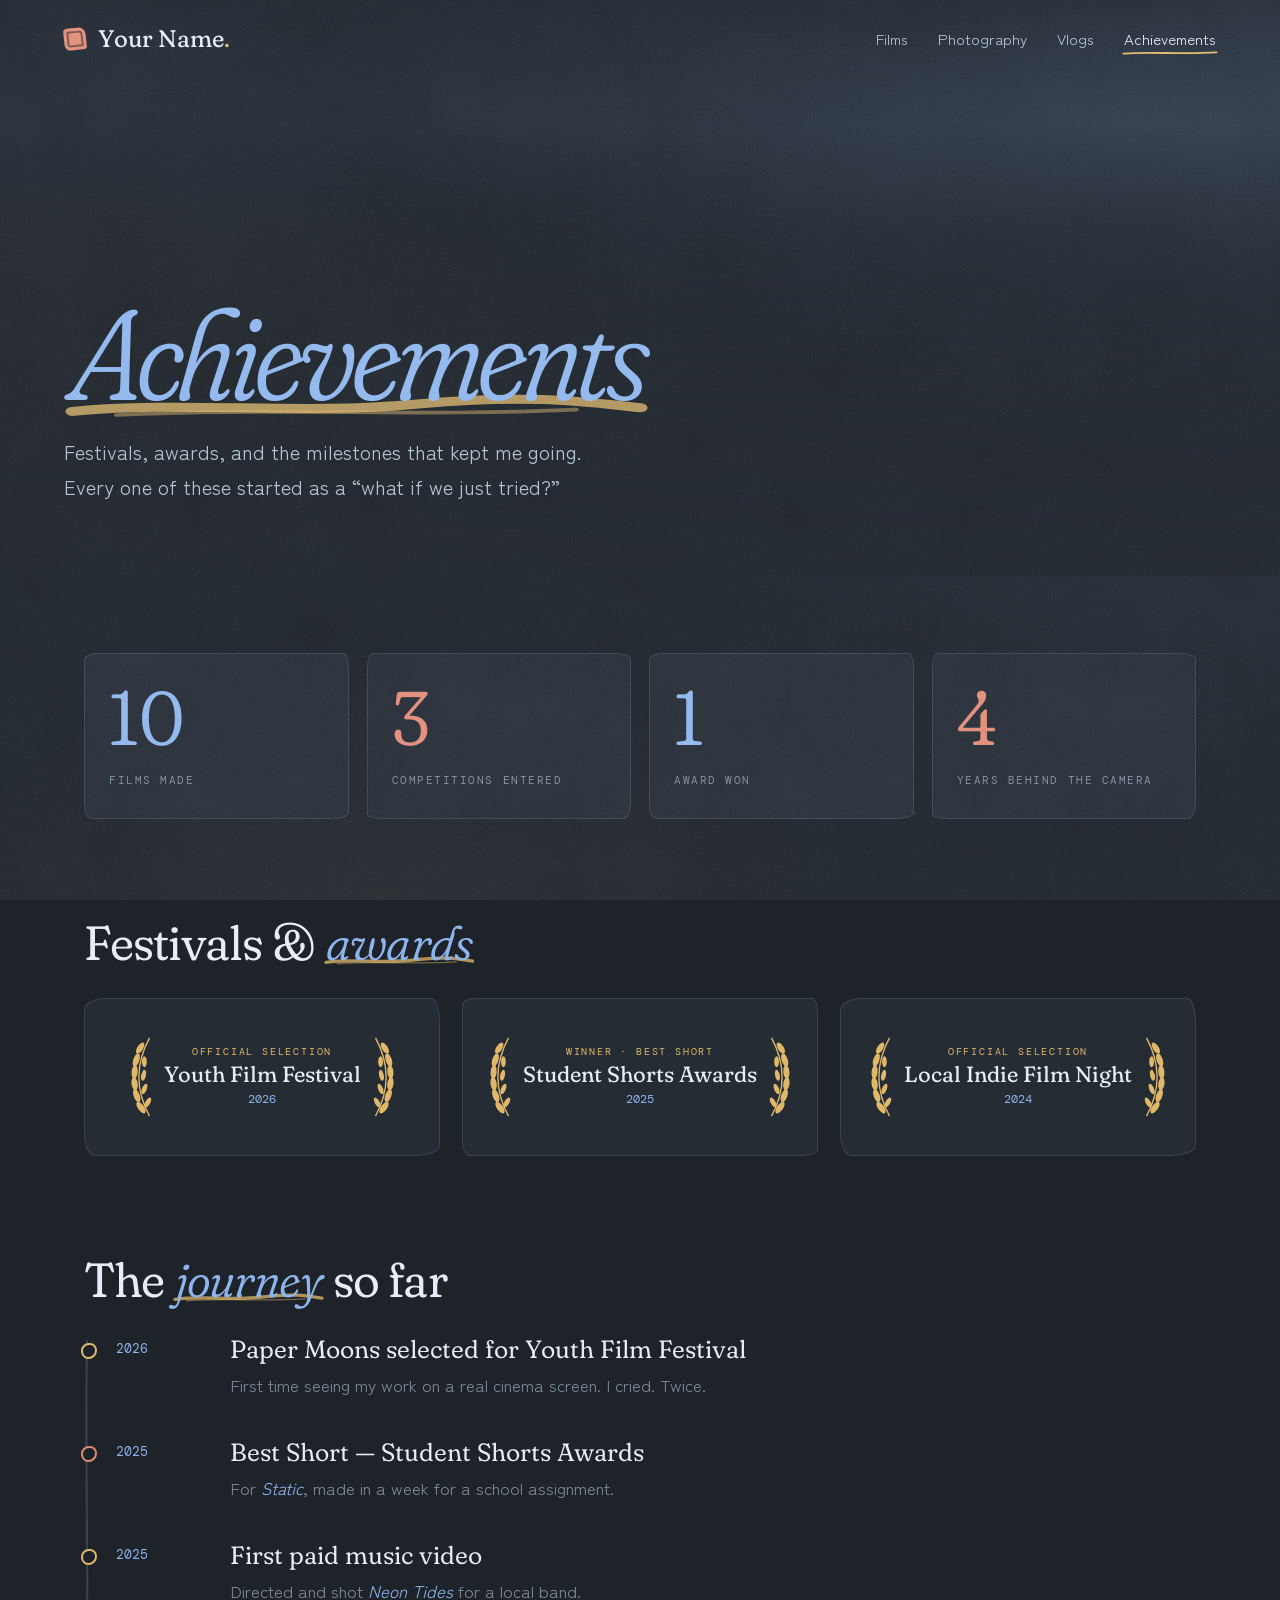
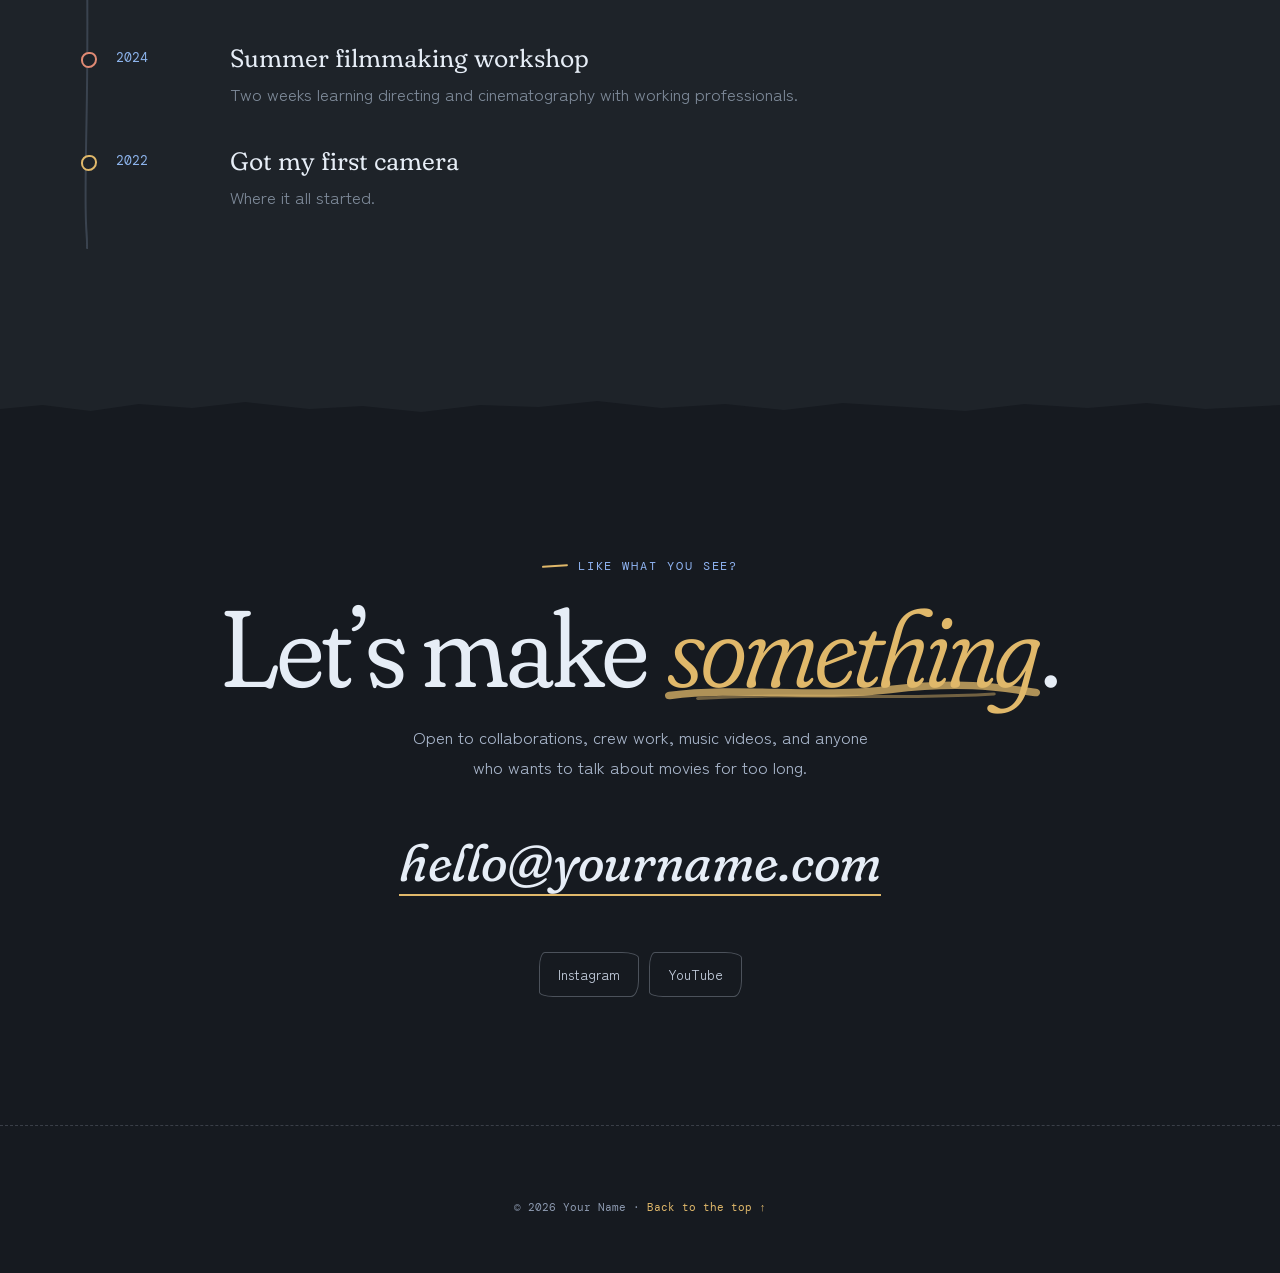
<file: achievements.html>
<!doctype html>
<html lang="en">
<head>
  <meta charset="utf-8" />
  <meta name="viewport" content="width=device-width, initial-scale=1" />
  <title>Achievements — Your Name</title>
  <meta name="description" content="Festival selections, awards and milestones of Your Name." />
  <link rel="preconnect" href="https://fonts.googleapis.com" />
  <link rel="preconnect" href="https://fonts.gstatic.com" crossorigin />
  <link href="https://fonts.googleapis.com/css2?family=Fraunces:ital,opsz,wght,SOFT,WONK@0,9..144,300..600,0..100,0..1;1,9..144,300..600,0..100,0..1&family=Zen+Kaku+Gothic+New:wght@400;500;700&family=DM+Mono:wght@400;500&display=swap" rel="stylesheet" />
  <link rel="stylesheet" href="styles.css?v=2" />
</head>
<body>
  <div class="grain" aria-hidden="true"></div>

  <!-- Laurel graphic (don't need to edit) -->
  <svg width="0" height="0" style="position:absolute" aria-hidden="true">
    <symbol id="laurel" viewBox="0 0 40 100">
      <path d="M30 96 Q5 50 30 4" fill="none" stroke="currentColor" stroke-width="1.6" />
      <g fill="currentColor">
        <ellipse cx="20" cy="86" rx="3.6" ry="8" transform="rotate(-35 20 86)" />
        <ellipse cx="15" cy="72" rx="3.6" ry="8" transform="rotate(-20 15 72)" />
        <ellipse cx="12.5" cy="58" rx="3.6" ry="8" transform="rotate(-8 12.5 58)" />
        <ellipse cx="12.5" cy="44" rx="3.6" ry="8" transform="rotate(5 12.5 44)" />
        <ellipse cx="14.5" cy="30" rx="3.6" ry="8" transform="rotate(18 14.5 30)" />
        <ellipse cx="19" cy="16" rx="3.4" ry="7.5" transform="rotate(32 19 16)" />
        <ellipse cx="28" cy="80" rx="2.8" ry="6.5" transform="rotate(30 28 80)" />
        <ellipse cx="24" cy="64" rx="2.8" ry="6.5" transform="rotate(22 24 64)" />
        <ellipse cx="23" cy="48" rx="2.8" ry="6.5" transform="rotate(12 23 48)" />
        <ellipse cx="24" cy="32" rx="2.8" ry="6.5" transform="rotate(0 24 32)" />
      </g>
    </symbol>
  </svg>

  <!-- ===================== HEADER ===================== -->
  <header class="nav">
    <a href="index.html" class="nav__logo">Your Name<span>.</span></a>
    <button class="nav__toggle" aria-label="Open menu" aria-expanded="false">Menu</button>
    <nav class="nav__links">
      <a href="films.html">Films</a>
      <a href="photography.html">Photography</a>
      <a href="vlogs.html">Vlogs</a>
      <a href="achievements.html" aria-current="page">Achievements</a>
    </nav>
  </header>

  <!-- ===================== PAGE HEADER ===================== -->
  <section class="page-hero" id="top">
    <!-- ✏️ Background image -->
    <div class="page-hero__bg" style="background-image:url('https://picsum.photos/seed/stage01/1920/1000')"></div>
    <div class="page-hero__shade"></div>
    <div class="page-hero__content">
      <h1><em>Achievements</em></h1>
      <!-- ✏️ Short intro -->
      <p class="page-hero__intro">Festivals, awards, and the milestones that kept me going. Every one of these started as a “what if we just tried?”</p>
    </div>
  </section>

  <section class="section section--tight">
    <!-- ✏️ BY THE NUMBERS -->
    <div class="stats">
      <div class="stat reveal"><span class="stat__num">10</span><span class="stat__label">Films made</span></div>
      <div class="stat reveal"><span class="stat__num">3</span><span class="stat__label">Competitions entered</span></div>
      <div class="stat reveal"><span class="stat__num">1</span><span class="stat__label">Award won</span></div>
      <div class="stat reveal"><span class="stat__num">4</span><span class="stat__label">Years behind the camera</span></div>
    </div>

    <!-- ✏️ LAURELS — your festival selections / wins -->
    <h2 class="subhead reveal">Festivals &amp; <em>awards</em></h2>
    <div class="laurels">
      <div class="laurel reveal">
        <svg class="laurel__leaf"><use href="#laurel" /></svg>
        <div class="laurel__text">
          <span class="laurel__kind">Official Selection</span>
          <span class="laurel__fest">Youth Film Festival</span>
          <span class="laurel__year">2026</span>
        </div>
        <svg class="laurel__leaf laurel__leaf--r"><use href="#laurel" /></svg>
      </div>
      <div class="laurel reveal">
        <svg class="laurel__leaf"><use href="#laurel" /></svg>
        <div class="laurel__text">
          <span class="laurel__kind">Winner · Best Short</span>
          <span class="laurel__fest">Student Shorts Awards</span>
          <span class="laurel__year">2025</span>
        </div>
        <svg class="laurel__leaf laurel__leaf--r"><use href="#laurel" /></svg>
      </div>
      <div class="laurel reveal">
        <svg class="laurel__leaf"><use href="#laurel" /></svg>
        <div class="laurel__text">
          <span class="laurel__kind">Official Selection</span>
          <span class="laurel__fest">Local Indie Film Night</span>
          <span class="laurel__year">2024</span>
        </div>
        <svg class="laurel__leaf laurel__leaf--r"><use href="#laurel" /></svg>
      </div>
    </div>

    <!-- ✏️ TIMELINE — any milestone counts: workshops, scholarships, first paid gig -->
    <h2 class="subhead reveal">The <em>journey</em> so far</h2>
    <ol class="timeline">
      <li class="reveal"><span class="timeline__year">2026</span><div><h3>Paper Moons selected for Youth Film Festival</h3><p>First time seeing my work on a real cinema screen. I cried. Twice.</p></div></li>
      <li class="reveal"><span class="timeline__year">2025</span><div><h3>Best Short — Student Shorts Awards</h3><p>For <em>Static</em>, made in a week for a school assignment.</p></div></li>
      <li class="reveal"><span class="timeline__year">2025</span><div><h3>First paid music video</h3><p>Directed and shot <em>Neon Tides</em> for a local band.</p></div></li>
      <li class="reveal"><span class="timeline__year">2024</span><div><h3>Summer filmmaking workshop</h3><p>Two weeks learning directing and cinematography with working professionals.</p></div></li>
      <li class="reveal"><span class="timeline__year">2022</span><div><h3>Got my first camera</h3><p>Where it all started.</p></div></li>
    </ol>
  </section>

  <!-- ===================== FOOTER ===================== -->
  <footer class="site-footer">
    <section class="contact" id="contact">
      <p class="slate">Like what you see?</p>
      <h2 class="contact__title">Let’s make <em>something</em>.</h2>
      <p class="section__sub">Open to collaborations, crew work, music videos, and anyone who wants to talk about movies for too long.</p>
      <a class="contact__email" href="mailto:hello@yourname.com">hello@yourname.com</a>
      <ul class="socials">
        <li><a href="#" target="_blank" rel="noopener">Instagram</a></li>
        <li><a href="#" target="_blank" rel="noopener">YouTube</a></li>
      </ul>
    </section>
    <div class="credits">
      <p class="credits__fine">© <span class="year"></span> Your Name · <a href="#top">Back to the top ↑</a></p>
    </div>
  </footer>

  <script src="script.js?v=2"></script>
</body>
</html>
</file>
<file: styles.css>
/* =========================================================
   ✏️ THEME — change these to change the whole site
   Wabi-sabi on dark slate stone. Text is blue-led, with its
   split-complementary pair (soft gold + coral) as accents.
   ========================================================= */
:root {
  --bg: #1e2329;          /* page background (dark slate grey, blue undertone) */
  --bg-2: #262c34;        /* cards / raised surfaces */
  --bg-3: #2f3640;        /* deeper surfaces / image placeholders */
  --line: #3a4350;        /* borders */
  --ink: #e6edf6;         /* headings (blue-white) */
  --ink-soft: #b3c0d0;    /* body text (soft blue-grey) */
  --muted: #7e8a99;       /* secondary text */
  --blue: #8db4ec;        /* main accent — soft sky blue */
  --blue-soft: rgba(141,180,236,.14); /* blue wash */
  --gold: #e0b86a;        /* split-complement #1 — soft gold */
  --coral: #e08a74;       /* split-complement #2 — muted coral */
  --coral-soft: rgba(224,138,116,.16); /* coral wash */
  --on-accent: #161a20;   /* text on gold/blue buttons */
  --footer: #161a20;      /* footer (deepest slate) */

  --serif: "Fraunces", Georgia, serif;
  --sans: "Zen Kaku Gothic New", system-ui, -apple-system, sans-serif;
  --mono: "DM Mono", ui-monospace, monospace;

  /* hand-cut, slightly uneven corners */
  --r1: 14px 5px 18px 7px / 7px 16px 6px 15px;
  --r2: 6px 17px 8px 14px / 15px 6px 16px 5px;
  --r3: 22px 9px 26px 11px / 12px 24px 10px 22px;

  --shadow: 0 1px 2px rgba(0,0,0,.25), 0 16px 36px -14px rgba(0,0,0,.55);
  --pad: clamp(16px, 5vw, 72px);
  --max: 1240px;
}

* { box-sizing: border-box; }
html { scroll-behavior: smooth; }
body {
  margin: 0;
  /* stone-like texture: soft blue light pooling over dark slate */
  background:
    radial-gradient(ellipse 70% 50% at 8% 0%, rgba(141,180,236,.09), transparent 70%),
    radial-gradient(ellipse 60% 45% at 95% 55%, rgba(141,180,236,.06), transparent 70%),
    radial-gradient(ellipse 50% 40% at 30% 100%, rgba(224,184,106,.035), transparent 70%),
    var(--bg);
  background-attachment: fixed;
  color: var(--ink-soft);
  font-family: var(--sans);
  font-size: 17px;
  line-height: 1.75;
  -webkit-font-smoothing: antialiased;
  overflow-x: hidden;
}
img { max-width: 100%; display: block; }
a { color: inherit; }
em { font-style: italic; color: var(--blue); }
button { font: inherit; color: inherit; cursor: pointer; }
::selection { background: var(--gold); color: var(--bg); }

/* ---------- stone / washi texture overlay (fine speckle + soft mottling) ---------- */
.grain {
  position: fixed; inset: 0;
  pointer-events: none; z-index: 100;
  opacity: .5;
  mix-blend-mode: soft-light;
  background-image:
    url("data:image/svg+xml,%3Csvg xmlns='http://www.w3.org/2000/svg' width='240' height='240'%3E%3Cfilter id='s'%3E%3CfeTurbulence type='fractalNoise' baseFrequency='.95' numOctaves='3' stitchTiles='stitch'/%3E%3CfeColorMatrix values='0 0 0 0 .85  0 0 0 0 .9  0 0 0 0 1  0 0 0 .5 0'/%3E%3C/filter%3E%3Crect width='100%25' height='100%25' filter='url(%23s)'/%3E%3C/svg%3E"),
    url("data:image/svg+xml,%3Csvg xmlns='http://www.w3.org/2000/svg' width='600' height='600'%3E%3Cfilter id='m'%3E%3CfeTurbulence type='fractalNoise' baseFrequency='.012' numOctaves='4' seed='7'/%3E%3CfeColorMatrix values='0 0 0 0 .6  0 0 0 0 .7  0 0 0 0 .85  0 0 0 .35 0'/%3E%3C/filter%3E%3Crect width='100%25' height='100%25' filter='url(%23m)'/%3E%3C/svg%3E");
}

/* ---------- shared bits ---------- */
h1, h2, h3 {
  font-family: var(--serif);
  font-weight: 360;
  font-variation-settings: "SOFT" 100, "WONK" 1;
  color: var(--ink);
  margin: 0;
}
h2 {
  font-size: clamp(40px, 6.4vw, 82px);
  line-height: 1.02;
  letter-spacing: -.02em;
}
/* brush-stroke underline under the italic word in headings */
h1 em, h2 em {
  font-weight: 320;
  background-image: url("data:image/svg+xml,%3Csvg xmlns='http://www.w3.org/2000/svg' viewBox='0 0 200 20' preserveAspectRatio='none'%3E%3Cpath d='M3 13 C 40 7, 80 15, 120 9 S 180 8, 197 11' fill='none' stroke='%23e0b86a' stroke-width='5' stroke-linecap='round' opacity='.75'/%3E%3Cpath d='M18 15 C 70 11, 120 16, 175 12' fill='none' stroke='%23e0b86a' stroke-width='2' stroke-linecap='round' opacity='.45'/%3E%3C/svg%3E");
  background-repeat: no-repeat;
  background-size: 100% .28em;
  background-position: 0 92%;
  padding: 0 .04em;
}

.slate {
  display: inline-flex; align-items: center; gap: 10px;
  font-family: var(--mono);
  font-size: 12px;
  letter-spacing: .16em;
  text-transform: uppercase;
  color: var(--blue);
  margin: 0 0 16px;
}
.slate::before {
  content: ""; width: 26px; height: 2px; border-radius: 2px;
  background: var(--gold);
  transform: rotate(-4deg);
}

.section {
  padding: clamp(72px, 10vw, 140px) var(--pad);
  max-width: var(--max);
  margin: 0 auto;
}
.section--tight { padding-top: clamp(48px, 6vw, 80px); }
.section__head { margin-bottom: clamp(40px, 6vw, 72px); position: relative; }
.section__sub { color: var(--muted); max-width: 52ch; margin: 18px 0 0; }

/* ensō — the imperfect brush circle */
.about .section__head::after {
  content: ""; position: absolute; z-index: -1;
  left: -40px; top: -60px;
  width: 210px; height: 210px;
  background: url("data:image/svg+xml,%3Csvg xmlns='http://www.w3.org/2000/svg' viewBox='0 0 120 120'%3E%3Cpath d='M62 14 C 92 12, 110 38, 106 66 C 102 94, 74 110, 48 104 C 22 98, 9 74, 14 48 C 18 30, 31 19, 44 15' fill='none' stroke='%238db4ec' stroke-width='7' stroke-linecap='round' opacity='.16'/%3E%3Cpath d='M60 18 C 88 17, 104 40, 101 66' fill='none' stroke='%238db4ec' stroke-width='2' stroke-linecap='round' opacity='.18'/%3E%3C/svg%3E") no-repeat center / contain;
  transform: rotate(-12deg);
}
.about { position: relative; z-index: 0; }

.btn {
  display: inline-flex; align-items: center; gap: 10px;
  padding: 14px 24px;
  border-radius: var(--r2);
  font-size: 15px; font-weight: 500;
  text-decoration: none;
  border: 1.5px solid transparent;
  transition: transform .25s, background .25s, border-color .25s, color .25s, box-shadow .25s;
}
.btn:hover { transform: translateY(-2px); }
.btn--primary { background: var(--gold); color: var(--on-accent); box-shadow: 0 8px 20px -10px rgba(224,184,106,.7); }
.btn--primary:hover { background: var(--blue); box-shadow: 0 8px 20px -10px rgba(141,180,236,.7); }
.btn--ghost { border-color: var(--ink); color: var(--ink); background: rgba(30,35,41,.55); }
.btn--ghost:hover { background: var(--ink); color: var(--bg); }
.play {
  width: 0; height: 0;
  border-left: 9px solid currentColor;
  border-top: 6px solid transparent;
  border-bottom: 6px solid transparent;
}

/* reveal-on-scroll */
.reveal { opacity: 0; transform: translateY(22px); transition: opacity 1s ease, transform 1s ease; }
.reveal.in { opacity: 1; transform: none; }

/* ---------- nav ---------- */
.nav {
  position: fixed; top: 0; left: 0; right: 0; z-index: 50;
  display: flex; align-items: center; gap: 32px;
  padding: 18px var(--pad);
  transition: background .3s, padding .3s, box-shadow .3s;
}
.nav.scrolled {
  background: rgba(30,35,41,.9);
  backdrop-filter: blur(10px);
  -webkit-backdrop-filter: blur(10px);
  padding-top: 12px; padding-bottom: 12px;
  box-shadow: 0 1px 0 var(--line);
}
/* logo with a little hanko (seal stamp) */
.nav__logo {
  display: inline-flex; align-items: center;
  font-family: var(--serif);
  font-variation-settings: "SOFT" 100, "WONK" 1;
  font-size: 24px; color: var(--ink);
  text-decoration: none;
  margin-right: auto;
}
.nav__logo::before {
  content: ""; width: 22px; height: 22px; margin-right: 12px;
  background: var(--coral);
  border-radius: 4px 7px 3px 6px;
  transform: rotate(-6deg);
  box-shadow: inset 0 0 0 3px var(--coral), inset 0 0 0 5px rgba(30,35,41,.55);
}
.nav__logo span { color: var(--gold); }
.nav__links { display: flex; gap: 30px; }
.nav__links a {
  position: relative;
  font-size: 15px; text-decoration: none; color: var(--ink-soft);
  transition: color .2s;
}
.nav__links a:hover { color: var(--blue); }
.nav__links a[aria-current="page"] { color: var(--ink); }
.nav__links a[aria-current="page"]::after {
  content: ""; position: absolute; left: -2px; right: -2px; bottom: -4px; height: 6px;
  background: url("data:image/svg+xml,%3Csvg xmlns='http://www.w3.org/2000/svg' viewBox='0 0 100 10' preserveAspectRatio='none'%3E%3Cpath d='M2 6 C 30 2, 60 8, 98 4' fill='none' stroke='%23e0b86a' stroke-width='3' stroke-linecap='round'/%3E%3C/svg%3E") no-repeat center / 100% 100%;
}
.nav__toggle {
  display: none;
  background: var(--bg); border: 1.5px solid var(--ink); border-radius: var(--r2);
  padding: 5px 14px; font-size: 13px; color: var(--ink);
}

/* ---------- home hero ---------- */
.hero {
  position: relative;
  min-height: 100vh; min-height: 100svh;
  display: flex; align-items: flex-end;
  padding: 0 var(--pad) clamp(100px, 14vh, 150px);
  overflow: hidden;
}
.hero__bg, .page-hero__bg, .page-hero__video {
  position: absolute; inset: -4%;
  background-size: cover; background-position: center;
  filter: saturate(.85) brightness(.9);
  animation: slowzoom 26s ease-out forwards;
}
.page-hero__video { width: 108%; height: 108%; object-fit: cover; animation: none; }
@keyframes slowzoom { from { transform: scale(1.1); } to { transform: scale(1); } }
.hero__shade, .page-hero__shade {
  position: absolute; inset: 0;
  background:
    linear-gradient(180deg, rgba(30,35,41,.75) 0%, rgba(30,35,41,0) 22%),
    linear-gradient(0deg, var(--bg) 0%, rgba(30,35,41,.95) 28%, rgba(30,35,41,.7) 52%, rgba(30,35,41,0) 78%),
    radial-gradient(ellipse at 100% 0%, rgba(141,180,236,.22), transparent 55%),
    radial-gradient(ellipse at 0% 100%, rgba(224,184,106,.18), transparent 50%);
}
/* paper curtains that open on load */
.letterbox {
  position: absolute; left: 0; right: 0; height: 0;
  background: var(--bg); z-index: 2;
  animation: letterbox 1.6s cubic-bezier(.7,0,.2,1) forwards;
}
.letterbox--top { top: 0; }
.letterbox--bottom { bottom: 0; }
@keyframes letterbox { from { height: 50vh; } to { height: 0; } }

.hero .slate, .page-hero .slate {
  background: rgba(30,35,41,.88);
  padding: 5px 12px 5px 10px;
  border-radius: var(--r2);
}
.hero__content { position: relative; z-index: 3; max-width: 900px; }
.hero__title {
  font-size: clamp(76px, 15vw, 220px);
  line-height: .9;
  letter-spacing: -.04em;
  margin-bottom: clamp(20px, 3vw, 34px);
}
.hero__tagline {
  font-family: var(--serif);
  font-variation-settings: "SOFT" 100, "WONK" 1;
  font-weight: 340;
  font-size: clamp(22px, 2.9vw, 34px);
  line-height: 1.3;
  color: var(--ink);
  margin: 0;
  max-width: 30ch;
  padding-left: clamp(14px, 1.6vw, 22px);
  border-left: 2px solid var(--gold);
}
@keyframes fadein { to { opacity: 1; } }

/* intro sequence */
.hero__content > *, .page-hero__content > * { opacity: 0; animation: rise 1.1s ease forwards; }
.hero__content > :nth-child(1) { animation-delay: 1.1s; }
.hero__content > :nth-child(2) { animation-delay: 1.3s; }
.hero__content > :nth-child(3) { animation-delay: 1.5s; }
.hero__content > :nth-child(4) { animation-delay: 1.7s; }
.page-hero__content > :nth-child(1) { animation-delay: .1s; }
.page-hero__content > :nth-child(2) { animation-delay: .25s; }
.page-hero__content > :nth-child(3) { animation-delay: .4s; }
@keyframes rise { from { opacity: 0; transform: translateY(20px); } to { opacity: 1; transform: none; } }

/* ---------- inner page hero ---------- */
.page-hero {
  position: relative; overflow: hidden;
  min-height: 64vh;
  display: flex; align-items: flex-end;
  padding: 140px var(--pad) clamp(40px, 6vw, 72px);
}
.page-hero__content { position: relative; z-index: 2; max-width: var(--max); width: 100%; margin: 0 auto; }
.page-hero h1 {
  font-size: clamp(58px, 10vw, 140px);
  line-height: .95; letter-spacing: -.035em;
}
.page-hero__intro {
  color: var(--ink-soft);
  font-size: clamp(17px, 2vw, 20px);
  max-width: 54ch; margin: 18px 0 0;
}

/* ---------- about ---------- */
.about__grid {
  display: grid;
  grid-template-columns: minmax(0, 5fr) minmax(0, 7fr);
  gap: clamp(32px, 6vw, 88px);
  align-items: start;
}
.about__photo { margin: 0; position: sticky; top: 100px; }

/* the photo "deck": click to fan the 3 photos out like a hand of cards */
.deck {
  position: relative; display: block; width: 100%;
  aspect-ratio: 7 / 9;
  padding: 0; border: 0; background: none;
}
.deck__card {
  position: absolute; inset: 0;
  width: 100%; height: 100%; object-fit: cover;
  border-radius: var(--r3);
  background: var(--bg-3);
  box-shadow: var(--shadow);
  transform-origin: 50% 100%;
  transition: transform .75s cubic-bezier(.2,.85,.25,1.1), box-shadow .4s, filter .4s;
}
/* script.js gives each photo a data-pos: front (on top), left or right (behind) */
/* stacked: the two behind peek out from under the top photo */
.deck__card[data-pos="front"] { z-index: 3; transform: translateY(-7.5%) rotate(-1.2deg) scale(.85); box-shadow: var(--shadow), 16px 16px 0 -2px var(--blue-soft); }
.deck__card[data-pos="right"] { z-index: 2; transform: translateY(-7.5%) rotate(3deg) translate(4%, -1%) scale(.85); filter: brightness(.7); }
.deck__card[data-pos="left"]  { z-index: 1; transform: translateY(-7.5%) rotate(-5deg) translate(-4%, 1%) scale(.85); filter: brightness(.55); }
.deck:hover .deck__card[data-pos="right"] { transform: translateY(-7.5%) rotate(5deg) translate(7%, -2%) scale(.85); }
.deck:hover .deck__card[data-pos="left"]  { transform: translateY(-7.5%) rotate(-8deg) translate(-7%, 1%) scale(.85); }

/* fanned out: the chosen photo sits big in front, the other two tucked behind it */
.deck[aria-expanded="true"] .deck__card[data-pos="front"] { z-index: 3; transform: translateY(-12%) scale(.72); box-shadow: var(--shadow); }
.deck[aria-expanded="true"] .deck__card[data-pos="left"]  { z-index: 1; transform: translate(-10%, -16%) rotate(-6deg) scale(.62); filter: brightness(.72); }
.deck[aria-expanded="true"] .deck__card[data-pos="right"] { z-index: 2; transform: translate(10%, -16%) rotate(6deg) scale(.62); filter: brightness(.72); }
.deck[aria-expanded="true"] .deck__card[data-pos="left"]:hover  { transform: translate(-11%, -20%) rotate(-7deg) scale(.63); filter: brightness(.95); }
.deck[aria-expanded="true"] .deck__card[data-pos="right"]:hover { transform: translate(11%, -20%) rotate(7deg) scale(.63); filter: brightness(.95); }
.deck:focus-visible { outline: 2px dashed var(--gold); outline-offset: 10px; border-radius: var(--r3); }
.deck__hint {
  font-family: var(--mono); font-size: 11px; letter-spacing: .14em; text-transform: uppercase;
  color: var(--blue); margin: 8px 0 0; padding-left: 8px;
}
.deck__hint::before { content: "\2726\00a0\00a0"; color: var(--gold); }
.about__photo figcaption {
  font-family: var(--serif); font-style: italic; font-size: 17px;
  color: var(--muted);
  margin-top: 22px; padding-left: 8px;
}
.about__text p { margin: 0 0 20px; }
.about__text .lead {
  font-family: var(--serif);
  font-variation-settings: "SOFT" 100, "WONK" 1;
  font-weight: 340;
  font-size: clamp(25px, 2.8vw, 32px);
  line-height: 1.35;
  color: var(--ink);
}
/* ---------- skills (home) ---------- */
.skills { margin-top: clamp(80px, 11vw, 140px); }
.skills__head { margin-bottom: clamp(32px, 5vw, 56px); }
.skills__title { font-size: clamp(36px, 5.2vw, 64px); }
.skills__grid {
  list-style: none; margin: 0; padding: 0;
  display: grid; grid-template-columns: repeat(3, minmax(0, 1fr)); gap: 18px;
}
.skill {
  position: relative;
  background: var(--bg-2);
  border: 1px solid var(--line);
  border-radius: var(--r1);
  padding: 28px 26px 24px;
  transition: transform .35s ease, border-color .35s;
}
.skill:nth-child(3n+2) { border-radius: var(--r2); }
.skill:nth-child(3n) { border-radius: var(--r3); }
.skill:hover { transform: translateY(-4px) rotate(-.4deg); border-color: rgba(141,180,236,.45); }
.skill__num { font-family: var(--mono); font-size: 12px; letter-spacing: .14em; color: var(--blue); }
.skill:nth-child(3n+2) .skill__num { color: var(--gold); }
.skill:nth-child(3n) .skill__num { color: var(--coral); }
.skill h3 { font-size: clamp(24px, 2.4vw, 30px); line-height: 1.15; margin: 10px 0; }
.skill > p { font-size: 15px; line-height: 1.65; margin: 0 0 18px; }
.skill__tools { list-style: none; margin: 0; padding: 0; display: flex; flex-wrap: wrap; gap: 6px; }
.skill__tools li {
  font-family: var(--mono); font-size: 11px; letter-spacing: .06em;
  color: var(--ink); padding: 3px 10px;
  background: var(--blue-soft); border-radius: var(--r2);
}

/* "where to next" cards on the home page */
.next { margin-top: clamp(64px, 9vw, 110px); }
.next__grid { display: grid; grid-template-columns: repeat(4, minmax(0, 1fr)); gap: 18px; }
.next__card {
  position: relative; overflow: hidden;
  display: flex; flex-direction: column; justify-content: flex-end;
  min-height: 240px; padding: 22px;
  border-radius: var(--r1);
  text-decoration: none;
  background-size: cover; background-position: center;
  isolation: isolate;
  box-shadow: var(--shadow);
  transition: transform .4s ease;
}
.next__card:nth-child(even) { border-radius: var(--r2); }
.next__card:hover { transform: translateY(-4px) rotate(-.5deg); }
.next__card::before {
  content: ""; position: absolute; inset: 0; z-index: -1;
  background: linear-gradient(180deg, rgba(30,35,41,0) 30%, rgba(30,35,41,.95) 85%);
  transition: background .4s;
}
.next__card span { font-family: var(--mono); font-size: 11px; letter-spacing: .16em; text-transform: uppercase; color: var(--blue); }
.next__card strong {
  display: flex; justify-content: space-between; align-items: baseline; gap: 10px;
  font-family: var(--serif); font-variation-settings: "SOFT" 100, "WONK" 1;
  font-weight: 380; font-size: clamp(20px, 1.9vw, 26px); line-height: 1.1; color: var(--ink); white-space: nowrap;
}
.next__card strong::after { content: "→"; flex: none; color: var(--gold); transition: margin .3s; }
.next__card:hover strong::after { margin-left: 6px; }

/* ---------- filters (films + photography) ---------- */
.toolbar { display: flex; flex-wrap: wrap; align-items: center; justify-content: space-between; gap: 16px; margin-bottom: 44px; }
.filters { display: flex; flex-wrap: wrap; gap: 8px; }
.filter {
  background: transparent; border: 1.5px solid var(--line); border-radius: var(--r2);
  padding: 7px 16px; font-size: 14px; color: var(--ink-soft);
  transition: all .2s;
}
.filter:hover { color: var(--blue); border-color: var(--blue); }
.filter.is-active { background: var(--blue); color: var(--on-accent); border-color: var(--blue); }
.count { font-family: var(--mono); font-size: 12px; color: var(--muted); }

/* ---------- films ---------- */
.featured {
  display: grid; grid-template-columns: minmax(0, 7fr) minmax(0, 5fr);
  gap: clamp(24px, 4vw, 60px); align-items: center;
  margin-bottom: clamp(56px, 8vw, 100px);
}
.featured__media, .film__poster, .vlog__thumb {
  position: relative; overflow: hidden; border-radius: var(--r1);
  cursor: pointer; background: var(--bg-3);
  border: 0; padding: 0; width: 100%; display: block;
  box-shadow: var(--shadow);
}
.featured__media { border-radius: var(--r3); }
.film:nth-child(even) .film__poster, .vlog:nth-child(even) .vlog__thumb { border-radius: var(--r2); }
.featured__media img { aspect-ratio: 16/9; object-fit: cover; width: 100%; transition: transform 1s ease; }
.featured__media:hover img, .film__poster:hover img, .vlog__thumb:hover img { transform: scale(1.035); }
.featured h3 { font-size: clamp(40px, 5vw, 60px); line-height: 1; letter-spacing: -.02em; margin: 8px 0 12px; }
.featured p { margin: 0 0 18px; }
.featured .note {
  font-family: var(--serif); font-style: italic; font-size: 19px; color: var(--muted);
  border-left: 2px solid var(--gold); padding-left: 14px;
}
.tag { font-family: var(--mono); font-size: 11px; letter-spacing: .16em; text-transform: uppercase; color: var(--gold) !important; margin: 0 !important; }
.meta { font-family: var(--mono); font-size: 12px; color: var(--muted) !important; letter-spacing: .03em; }

.play-big {
  position: absolute; left: 50%; top: 50%;
  width: 72px; height: 72px; margin: -36px 0 0 -36px;
  border-radius: 48% 52% 50% 50% / 52% 48% 52% 48%;
  background: rgba(30,35,41,.92);
  box-shadow: 0 6px 18px -6px rgba(0,0,0,.35);
  transition: transform .3s, background .3s, opacity .3s;
}
.play-big::after {
  content: ""; position: absolute; left: 29px; top: 24px;
  border-left: 18px solid var(--gold);
  border-top: 12px solid transparent; border-bottom: 12px solid transparent;
  transition: border-color .3s;
}
.featured__media:hover .play-big, .film__poster:hover .play-big, .vlog__thumb:hover .play-big {
  transform: scale(1.1) rotate(-6deg); background: var(--blue);
}
.featured__media:hover .play-big::after, .film__poster:hover .play-big::after, .vlog__thumb:hover .play-big::after {
  border-left-color: var(--on-accent);
}

/* video players on the films page (click to play in place) */
.player {
  position: relative; width: 100%; aspect-ratio: 16 / 9;
  background: #0f1216; overflow: hidden;
}
.player img { position: absolute; inset: 0; width: 100%; height: 100%; object-fit: cover; transition: transform 1.2s ease, filter .6s; }
.player:hover img { transform: scale(1.02); }
.player iframe { position: absolute; inset: 0; width: 100%; height: 100%; border: 0; }
.player__play {
  position: absolute; inset: 0; z-index: 2;
  background: none; border: 0; padding: 0; width: 100%;
}
.player__play .play-big { width: 96px; height: 96px; margin: -48px 0 0 -48px; }
.player__play .play-big::after { left: 38px; top: 32px; border-left-width: 24px; border-top-width: 16px; border-bottom-width: 16px; }
.player__play:hover .play-big { transform: scale(1.1) rotate(-6deg); background: var(--blue); }
.player__play:hover .play-big::after { border-left-color: var(--on-accent); }
.player__empty {
  position: absolute; inset: 0; z-index: 3;
  display: flex; flex-direction: column; align-items: center; justify-content: center; text-align: center;
  background: rgba(15,18,22,.88); padding: 24px; color: var(--muted);
}
.player__empty strong { font-family: var(--serif); font-weight: 360; font-size: clamp(24px, 3vw, 36px); color: var(--ink); }

/* showreel: full width at the top, with a cinematic caption */
.reel { padding-top: 68px; }
.player--full { aspect-ratio: auto; height: min(56.25vw, calc(100vh - 68px)); height: min(56.25vw, calc(100svh - 68px)); min-height: 320px; }
.player--full img { filter: brightness(.72) saturate(.9); }
.player--full:hover img { filter: brightness(.85) saturate(.95); }
.player--full::after {
  content: ""; position: absolute; inset: 0; z-index: 1; pointer-events: none;
  background:
    linear-gradient(0deg, var(--bg) 0%, rgba(30,35,41,.55) 22%, transparent 50%),
    linear-gradient(90deg, rgba(30,35,41,.55), transparent 45%);
}
.reel__caption {
  position: absolute; z-index: 2; pointer-events: none;
  left: var(--pad); bottom: clamp(28px, 6vw, 80px); right: var(--pad);
}
.reel__title {
  font-family: var(--serif); font-variation-settings: "SOFT" 100, "WONK" 1; font-weight: 340;
  font-size: clamp(52px, 9vw, 140px); line-height: .9; letter-spacing: -.035em;
  color: var(--ink); margin: 8px 0 12px;
}
.reel__title em {
  font-weight: 320;
  background-image: url("data:image/svg+xml,%3Csvg xmlns='http://www.w3.org/2000/svg' viewBox='0 0 200 20' preserveAspectRatio='none'%3E%3Cpath d='M3 13 C 40 7, 80 15, 120 9 S 180 8, 197 11' fill='none' stroke='%23e0b86a' stroke-width='5' stroke-linecap='round' opacity='.75'/%3E%3C/svg%3E");
  background-repeat: no-repeat; background-size: 100% .28em; background-position: 0 92%;
}
.reel__meta { font-family: var(--mono); font-size: 12px; letter-spacing: .1em; text-transform: uppercase; color: var(--ink-soft); margin: 0; }

/* latest project: framed inside the page, description underneath */
.latest .section__head { margin-bottom: 20px; }
.player--framed { border-radius: var(--r3); box-shadow: var(--shadow), 18px 18px 0 -2px var(--blue-soft); }
.player--framed iframe { border-radius: inherit; }

.latest__info {
  margin-top: clamp(28px, 4vw, 48px);
  display: grid; grid-template-columns: minmax(0, 7fr) minmax(0, 4fr);
  gap: clamp(28px, 5vw, 80px); align-items: start;
}
.latest__title { font-size: clamp(48px, 7vw, 96px); line-height: .95; letter-spacing: -.03em; margin: 10px 0 14px; }
.latest__desc {
  font-family: var(--serif); font-variation-settings: "SOFT" 100, "WONK" 1; font-weight: 340;
  font-size: clamp(20px, 2.2vw, 26px); line-height: 1.4; color: var(--ink);
  margin: 18px 0 22px; max-width: 40ch;
}
.note {
  font-family: var(--serif); font-style: italic; font-size: 19px; color: var(--muted);
  border-left: 2px solid var(--gold); padding-left: 14px; margin: 0;
}

/* label / value pairs (role, logline …) */
.facts-list { margin: 0; display: grid; gap: 0; }
.facts-list > div { padding: 12px 0; border-top: 1px dashed var(--line); }
.facts-list > div:first-child { border-top: 0; padding-top: 0; }
.facts-list dt {
  font-family: var(--mono); font-size: 11px; letter-spacing: .14em; text-transform: uppercase;
  color: var(--blue); margin-bottom: 2px;
}
.facts-list dd { margin: 0; font-size: 15px; line-height: 1.6; color: var(--ink); }
.latest__info .facts-list {
  background: var(--bg-2); border: 1px solid var(--line); border-radius: var(--r1);
  padding: 24px 26px; margin-top: 8px;
}

/* other films: video on the left, details on the right */
.films__title { font-size: clamp(40px, 5.6vw, 72px); }
.film-list { display: grid; }
.film-row {
  display: grid; grid-template-columns: minmax(0, 7fr) minmax(0, 5fr);
  gap: clamp(24px, 4vw, 56px); align-items: center;
  padding: clamp(32px, 4vw, 52px) 0;
  border-top: 1px dashed var(--line);
}
.film-row:first-child { border-top: 0; padding-top: 0; }
.film-row__thumb {
  position: relative; display: block; overflow: hidden;
  border-radius: var(--r1); background: var(--bg-3); box-shadow: var(--shadow);
}
.film-row:nth-child(even) .film-row__thumb { border-radius: var(--r2); }
.film-row__thumb img { aspect-ratio: 16 / 9; width: 100%; object-fit: cover; transition: transform 1s ease; }
.film-row__thumb:hover img { transform: scale(1.035); }
.film-row__thumb:hover .play-big { transform: scale(1.1) rotate(-6deg); background: var(--blue); }
.film-row__thumb:hover .play-big::after { border-left-color: var(--on-accent); }
.film-row__info h3 { font-size: clamp(30px, 3.4vw, 44px); line-height: 1.05; letter-spacing: -.015em; margin: 8px 0 6px; }
.film-row__info .meta { margin: 0 0 18px; }
.film-row__link {
  display: inline-block; margin-top: 16px;
  font-family: var(--mono); font-size: 12px; letter-spacing: .1em; text-transform: uppercase;
  color: var(--gold); text-decoration: none; border-bottom: 1px solid currentColor; padding-bottom: 2px;
}
.film-row__link:hover { color: var(--blue); }
.is-hidden { display: none !important; }

/* ---------- vlogs ---------- */
.vlog-grid { display: grid; grid-template-columns: repeat(3, minmax(0, 1fr)); gap: 36px 28px; }
.vlog__thumb img { aspect-ratio: 16/9; object-fit: cover; width: 100%; transition: transform 1s ease; }
.vlog__thumb .play-big { width: 56px; height: 56px; margin: -28px 0 0 -28px; }
.vlog__thumb .play-big::after { left: 22px; top: 17px; border-left-width: 15px; border-top-width: 10px; border-bottom-width: 10px; }
.vlog h3 { font-size: 25px; line-height: 1.2; margin: 16px 0 0; letter-spacing: -.01em; }

/* "why I vlog": a short personal letter */
.why__inner {
  position: relative;
  max-width: 760px; margin: 0 auto;
  background: var(--bg-2); border: 1px solid var(--line); border-radius: var(--r3);
  padding: clamp(32px, 5vw, 64px) clamp(24px, 5vw, 72px);
  box-shadow: var(--shadow);
  transform: rotate(-.4deg);
}
.why__inner::before {
  content: ""; position: absolute; top: -12px; left: 50%; width: 110px; height: 26px;
  margin-left: -55px; transform: rotate(-3deg);
  background: rgba(224,184,106,.28); border-radius: 2px;
}
.why__title { font-size: clamp(40px, 6vw, 72px); margin-bottom: 22px; }
.why__inner p { margin: 0 0 18px; }
.why__lead {
  font-family: var(--serif); font-variation-settings: "SOFT" 100, "WONK" 1; font-weight: 340;
  font-size: clamp(22px, 2.6vw, 30px); line-height: 1.35; color: var(--ink);
}
.why__sign {
  font-family: var(--serif); font-style: italic; font-size: 22px; color: var(--gold);
  margin: 28px 0 0 !important; text-align: right;
}
.vlogs-section { padding-top: 0; }

/* ---------- photos ---------- */
.masonry { columns: 3 280px; column-gap: 18px; }
.shot {
  margin: 0 0 18px; break-inside: avoid;
  overflow: hidden; border-radius: var(--r1); cursor: zoom-in;
  position: relative;
  box-shadow: var(--shadow);
}
.shot:nth-child(3n+2) { border-radius: var(--r2); }
.shot:nth-child(3n) { border-radius: var(--r3); }
.shot img { width: 100%; transition: transform 1s ease, filter .6s; filter: saturate(.92) sepia(.06); }
.shot:hover img { transform: scale(1.03); filter: none; }
.shot::after {
  content: attr(data-caption);
  position: absolute; left: 0; right: 0; bottom: 0;
  padding: 34px 16px 12px;
  font-family: var(--serif); font-style: italic; font-size: 15px; color: var(--ink);
  background: linear-gradient(rgba(30,35,41,0), rgba(30,35,41,.95) 60%);
  opacity: 0; transform: translateY(6px); transition: opacity .35s, transform .35s;
}
.shot:hover::after { opacity: 1; transform: none; }

/* ---------- photography: gear + sets ---------- */
.photo__title { font-size: clamp(36px, 5.2vw, 64px); }
.albums-section { padding-top: 0; }

.gear { display: grid; grid-template-columns: repeat(3, minmax(0, 1fr)); gap: 18px; }
.gear__card {
  background: var(--bg-2); border: 1px solid var(--line); border-radius: var(--r1);
  padding: 26px 26px 22px;
}
.gear__card:nth-child(2) { border-radius: var(--r2); }
.gear__card:nth-child(3) { border-radius: var(--r3); }
.gear__type {
  font-family: var(--mono); font-size: 11px; letter-spacing: .16em; text-transform: uppercase;
  color: var(--blue); margin: 0 0 14px;
}
.gear__card:nth-child(2) .gear__type { color: var(--gold); }
.gear__card:nth-child(3) .gear__type { color: var(--coral); }
.gear__list { list-style: none; margin: 0; padding: 0; }
.gear__list li { padding: 12px 0; border-top: 1px dashed var(--line); }
.gear__list li:first-child { border-top: 0; padding-top: 0; }
.gear__list strong {
  display: block; font-family: var(--serif); font-variation-settings: "SOFT" 100, "WONK" 1;
  font-weight: 380; font-size: clamp(21px, 2vw, 25px); line-height: 1.2; color: var(--ink);
}
.gear__list span { display: block; font-size: 14px; color: var(--muted); margin-top: 4px; }

/* set covers: two big on top, three below */
.albums { display: grid; grid-template-columns: repeat(6, minmax(0, 1fr)); gap: 18px; }
.album {
  grid-column: span 2;
  position: relative; overflow: hidden; isolation: isolate;
  display: flex; flex-direction: column; justify-content: flex-end;
  aspect-ratio: 4 / 3; padding: 22px 24px;
  border-radius: var(--r1); text-decoration: none;
  background: var(--bg-3); box-shadow: var(--shadow);
}
.album:nth-child(-n+2) { grid-column: span 3; aspect-ratio: 16 / 10; }
.album:nth-child(even) { border-radius: var(--r2); }
.album img {
  position: absolute; inset: 0; z-index: -2; width: 100%; height: 100%; object-fit: cover;
  transition: transform 1s ease, filter .6s; filter: brightness(.85);
}
.album::before {
  content: ""; position: absolute; inset: 0; z-index: -1;
  background: linear-gradient(180deg, rgba(30,35,41,0) 35%, rgba(30,35,41,.92) 92%);
}
.album:hover img { transform: scale(1.05); filter: brightness(1); }
.album__num { font-family: var(--mono); font-size: 12px; letter-spacing: .14em; color: var(--blue); }
.album:nth-child(3n+2) .album__num { color: var(--gold); }
.album:nth-child(3n) .album__num { color: var(--coral); }
.album__name {
  font-family: var(--serif); font-variation-settings: "SOFT" 100, "WONK" 1; font-weight: 360;
  font-size: clamp(30px, 3.6vw, 48px); line-height: 1.05; letter-spacing: -.02em; color: var(--ink);
}
.album__count {
  font-family: var(--mono); font-size: 11px; letter-spacing: .14em; text-transform: uppercase;
  color: var(--gold); margin-top: 6px; transition: letter-spacing .3s;
}
.album:hover .album__count { letter-spacing: .22em; }

/* set pages */
.page-hero--short { min-height: 52vh; }
.back-link {
  display: inline-block; margin-bottom: 14px;
  font-family: var(--mono); font-size: 12px; letter-spacing: .12em; text-transform: uppercase;
  color: var(--ink); text-decoration: none;
  background: rgba(30,35,41,.88); padding: 5px 12px; border-radius: var(--r2);
}
.back-link:hover { color: var(--gold); }
.more-sets { margin-top: clamp(56px, 8vw, 96px); text-align: center; }
.more-sets ul { list-style: none; margin: 6px 0 0; padding: 0; display: flex; flex-wrap: wrap; justify-content: center; gap: 10px; }
.more-sets a {
  display: block; padding: 10px 22px; text-decoration: none;
  font-family: var(--serif); font-size: 20px; color: var(--ink);
  border: 1.5px solid var(--line); border-radius: var(--r2);
  transition: all .2s;
}
.more-sets a:hover { border-color: var(--blue); color: var(--blue); }

/* ---------- achievements ---------- */
.stats {
  display: grid; grid-template-columns: repeat(4, minmax(0, 1fr));
  gap: 18px; margin-bottom: clamp(56px, 8vw, 100px);
}
.stat {
  padding: 26px 24px; border-radius: var(--r1);
  border: 1px solid var(--line);
  background: var(--bg-2);
}
.stat:nth-child(even) { border-radius: var(--r2); }
.stat__num {
  display: block; font-family: var(--serif); font-variation-settings: "SOFT" 100, "WONK" 1;
  font-weight: 340; font-size: clamp(50px, 6vw, 76px); line-height: 1; color: var(--blue);
  margin-bottom: 6px;
}
.stat:nth-child(even) .stat__num { color: var(--coral); }
.stat__label { font-family: var(--mono); font-size: 11px; letter-spacing: .14em; text-transform: uppercase; color: var(--muted); }

.subhead { font-size: clamp(32px, 4vw, 48px); margin-bottom: 30px; }

.laurels {
  display: grid; grid-template-columns: repeat(3, minmax(0, 1fr));
  gap: 22px; margin-bottom: clamp(56px, 8vw, 100px);
}
.laurel {
  display: flex; align-items: center; justify-content: center; gap: 6px;
  padding: 30px 12px;
  border: 1px solid var(--line); border-radius: var(--r3);
  background: var(--bg-2);
  color: var(--gold);
}
.laurel:nth-child(2) { border-radius: var(--r1); }
.laurel__leaf { width: 34px; height: 96px; flex: none; }
.laurel__leaf--r { transform: scaleX(-1); }
.laurel__text { text-align: center; display: flex; flex-direction: column; gap: 2px; }
.laurel__kind { font-family: var(--mono); font-size: 10px; letter-spacing: .18em; text-transform: uppercase; }
.laurel__fest {
  font-family: var(--serif); font-variation-settings: "SOFT" 100, "WONK" 1;
  font-size: 22px; line-height: 1.15; color: var(--ink);
}
.laurel__year { font-family: var(--mono); font-size: 12px; color: var(--blue); }

.timeline { list-style: none; margin: 0; padding: 0; position: relative; }
.timeline::before {
  content: ""; position: absolute; left: 0; top: 6px; bottom: 0; width: 6px;
  background: url("data:image/svg+xml,%3Csvg xmlns='http://www.w3.org/2000/svg' viewBox='0 0 6 100' preserveAspectRatio='none'%3E%3Cpath d='M3 0 C 1 25, 5 50, 2.5 75 S 3.5 95, 3 100' fill='none' stroke='%233a434f' stroke-width='2'/%3E%3C/svg%3E") no-repeat center / 100% 100%;
}
.timeline li {
  display: grid; grid-template-columns: 90px 1fr; gap: 24px;
  padding: 0 0 38px 32px; position: relative;
}
.timeline li::before {
  content: ""; position: absolute; left: -3px; top: 9px;
  width: 12px; height: 12px;
  border-radius: 50% 45% 55% 48%;
  background: var(--bg); border: 2px solid var(--gold);
}
.timeline li:nth-child(even)::before { border-color: var(--coral); }
.timeline__year { font-family: var(--mono); font-size: 13px; color: var(--blue); padding-top: 4px; }
.timeline h3 { font-size: 25px; line-height: 1.25; }
.timeline p { margin: 4px 0 0; color: var(--muted); }

/* ---------- footer: contact + end credits (deep indigo) ---------- */
.site-footer {
  position: relative;
  background: var(--footer);
  color: #c9d3e3;
  margin-top: 40px;
}
/* hand-torn top edge */
.site-footer::before {
  content: ""; position: absolute; left: 0; right: 0; top: -22px; height: 24px;
  background: url("data:image/svg+xml,%3Csvg xmlns='http://www.w3.org/2000/svg' viewBox='0 0 1200 24' preserveAspectRatio='none'%3E%3Cpath d='M0 14 L40 10 L85 16 L130 9 L180 13 L230 7 L290 14 L340 11 L395 17 L450 10 L505 12 L560 6 L620 13 L680 9 L735 15 L790 8 L850 12 L905 16 L960 9 L1020 13 L1075 8 L1130 14 L1200 10 L1200 24 L0 24 Z' fill='%23161a20'/%3E%3C/svg%3E") no-repeat center / 100% 100%;
}
.site-footer h2 { color: var(--ink); }
.site-footer h2 em { color: var(--gold); }
.site-footer .slate { color: #8fb4f2; }
.contact {
  text-align: center;
  padding: clamp(72px, 10vw, 130px) var(--pad);
  max-width: var(--max); margin: 0 auto;
}
.contact .section__sub { margin: 18px auto 36px; color: #a9b6cb; }
.contact__title { font-size: clamp(46px, 8.5vw, 112px); }
.contact__email {
  font-family: var(--serif); font-style: italic;
  font-variation-settings: "SOFT" 100, "WONK" 1;
  font-size: clamp(28px, 5vw, 52px);
  color: var(--ink);
  text-decoration: none;
  border-bottom: 2px solid var(--gold);
  transition: color .2s;
  overflow-wrap: anywhere;
}
.contact__email:hover { color: var(--gold); }
.socials { list-style: none; padding: 0; margin: 44px 0 0; display: flex; flex-wrap: wrap; justify-content: center; gap: 10px; }
.socials a {
  display: block; padding: 9px 18px;
  border: 1.5px solid rgba(201,211,227,.3); border-radius: var(--r2);
  font-size: 14px; text-decoration: none; color: #c9d3e3;
  transition: all .2s;
}
.socials a:hover { color: var(--on-accent); background: var(--blue); border-color: var(--blue); }

.credits {
  border-top: 1px dashed rgba(201,211,227,.2);
  padding: 64px var(--pad) 56px;
  text-align: center;
}
.credits__role { font-family: var(--mono); font-size: 11px; letter-spacing: .2em; text-transform: uppercase; color: var(--gold); margin: 0; }
.credits__name {
  font-family: var(--serif); font-variation-settings: "SOFT" 100, "WONK" 1;
  font-size: 25px; color: var(--ink); margin: 2px 0 26px;
}
.credits__fine { font-family: var(--mono); font-size: 11px; color: #8d9ab0; margin: 8px 0 0; }
.credits__fine a { color: var(--gold); text-decoration: none; }

/* ---------- modals ---------- */
.modal {
  position: fixed; inset: 0; z-index: 200;
  background: rgba(24,27,31,.86);
  display: flex; align-items: center; justify-content: center;
  padding: 60px var(--pad);
  animation: fade .3s ease;
}
.modal[hidden] { display: none; }
@keyframes fade { from { opacity: 0; } }
.modal__close {
  position: absolute; top: 14px; right: 18px;
  background: none; border: 0; font-size: 40px; line-height: 1; color: var(--ink);
}
.modal__close:hover { color: var(--gold); }
.modal__frame { width: min(1100px, 100%); aspect-ratio: 16/9; }
.modal__frame iframe { width: 100%; height: 100%; border: 0; border-radius: var(--r1); }
.modal__empty {
  height: 100%; display: flex; flex-direction: column; align-items: center; justify-content: center;
  background: var(--bg); border-radius: var(--r3); text-align: center; padding: 24px;
  color: var(--muted);
}
.modal__empty strong {
  font-family: var(--serif); font-variation-settings: "SOFT" 100, "WONK" 1;
  font-weight: 360; font-size: 32px; color: var(--ink);
}
.lightbox__figure { margin: 0; max-width: 100%; text-align: center; }
.lightbox__figure img { max-height: 78vh; max-width: 100%; margin: 0 auto; border-radius: var(--r1); }
.lightbox__figure figcaption { font-family: var(--serif); font-style: italic; font-size: 16px; color: #c9d3e3; margin-top: 14px; }
.lightbox__nav {
  position: absolute; top: 50%; transform: translateY(-50%);
  background: none; border: 0; font-size: 56px; color: #8d9ab0; padding: 10px;
}
.lightbox__nav:hover { color: var(--gold); }
.lightbox__nav--prev { left: 8px; }
.lightbox__nav--next { right: 8px; }

/* ---------- responsive ---------- */
@media (max-width: 1000px) {
  .film-grid { grid-template-columns: repeat(2, minmax(0, 1fr)); }
  .vlog-grid { grid-template-columns: repeat(2, minmax(0, 1fr)); }
  .featured { grid-template-columns: 1fr; }
  .latest__info { grid-template-columns: 1fr; }
  .laurels { grid-template-columns: 1fr; max-width: 420px; margin-inline: auto; }
  .next__grid, .stats { grid-template-columns: repeat(2, minmax(0, 1fr)); }
  .gear { grid-template-columns: 1fr; }
  .albums { grid-template-columns: repeat(2, minmax(0, 1fr)); }
  .album, .album:nth-child(-n+2) { grid-column: auto; aspect-ratio: 4 / 3; }
  .album:first-child { grid-column: 1 / -1; aspect-ratio: 16 / 9; }
}
@media (max-width: 800px) {
  .about__grid { grid-template-columns: 1fr; }
  .film-row { grid-template-columns: 1fr; }
  .about__photo { position: static; max-width: 420px; }
  .skills__grid { grid-template-columns: repeat(2, minmax(0, 1fr)); }
  .nav__toggle { display: block; }
  .nav__links {
    position: absolute; top: 100%; left: 0; right: 0;
    flex-direction: column; gap: 0;
    background: var(--bg);
    box-shadow: 0 1px 0 var(--line), 0 18px 30px -20px rgba(0,0,0,.4);
    padding: 8px var(--pad) 16px;
    display: none;
  }
  .nav__links.open { display: flex; }
  .nav__links a { padding: 12px 0; font-size: 19px; color: var(--ink); font-family: var(--serif); }
  .nav__links a[aria-current="page"] { color: var(--gold); }
  .nav__links a[aria-current="page"]::after { display: none; }
  .nav.menu-open { background: var(--bg); }
}
@media (max-width: 560px) {
  body { font-size: 16px; }
  .film-grid, .vlog-grid, .next__grid, .skills__grid, .albums { grid-template-columns: 1fr; }
  .album:first-child { aspect-ratio: 4 / 3; }
  .next__card { min-height: 160px; }
  .timeline li { grid-template-columns: 1fr; gap: 4px; }
}

@media (prefers-reduced-motion: reduce) {
  *, *::before, *::after { animation: none !important; transition: none !important; }
  .reveal, .hero__content > *, .page-hero__content > * { opacity: 1; transform: none; }
  .letterbox { height: 0; }
}
</file>
